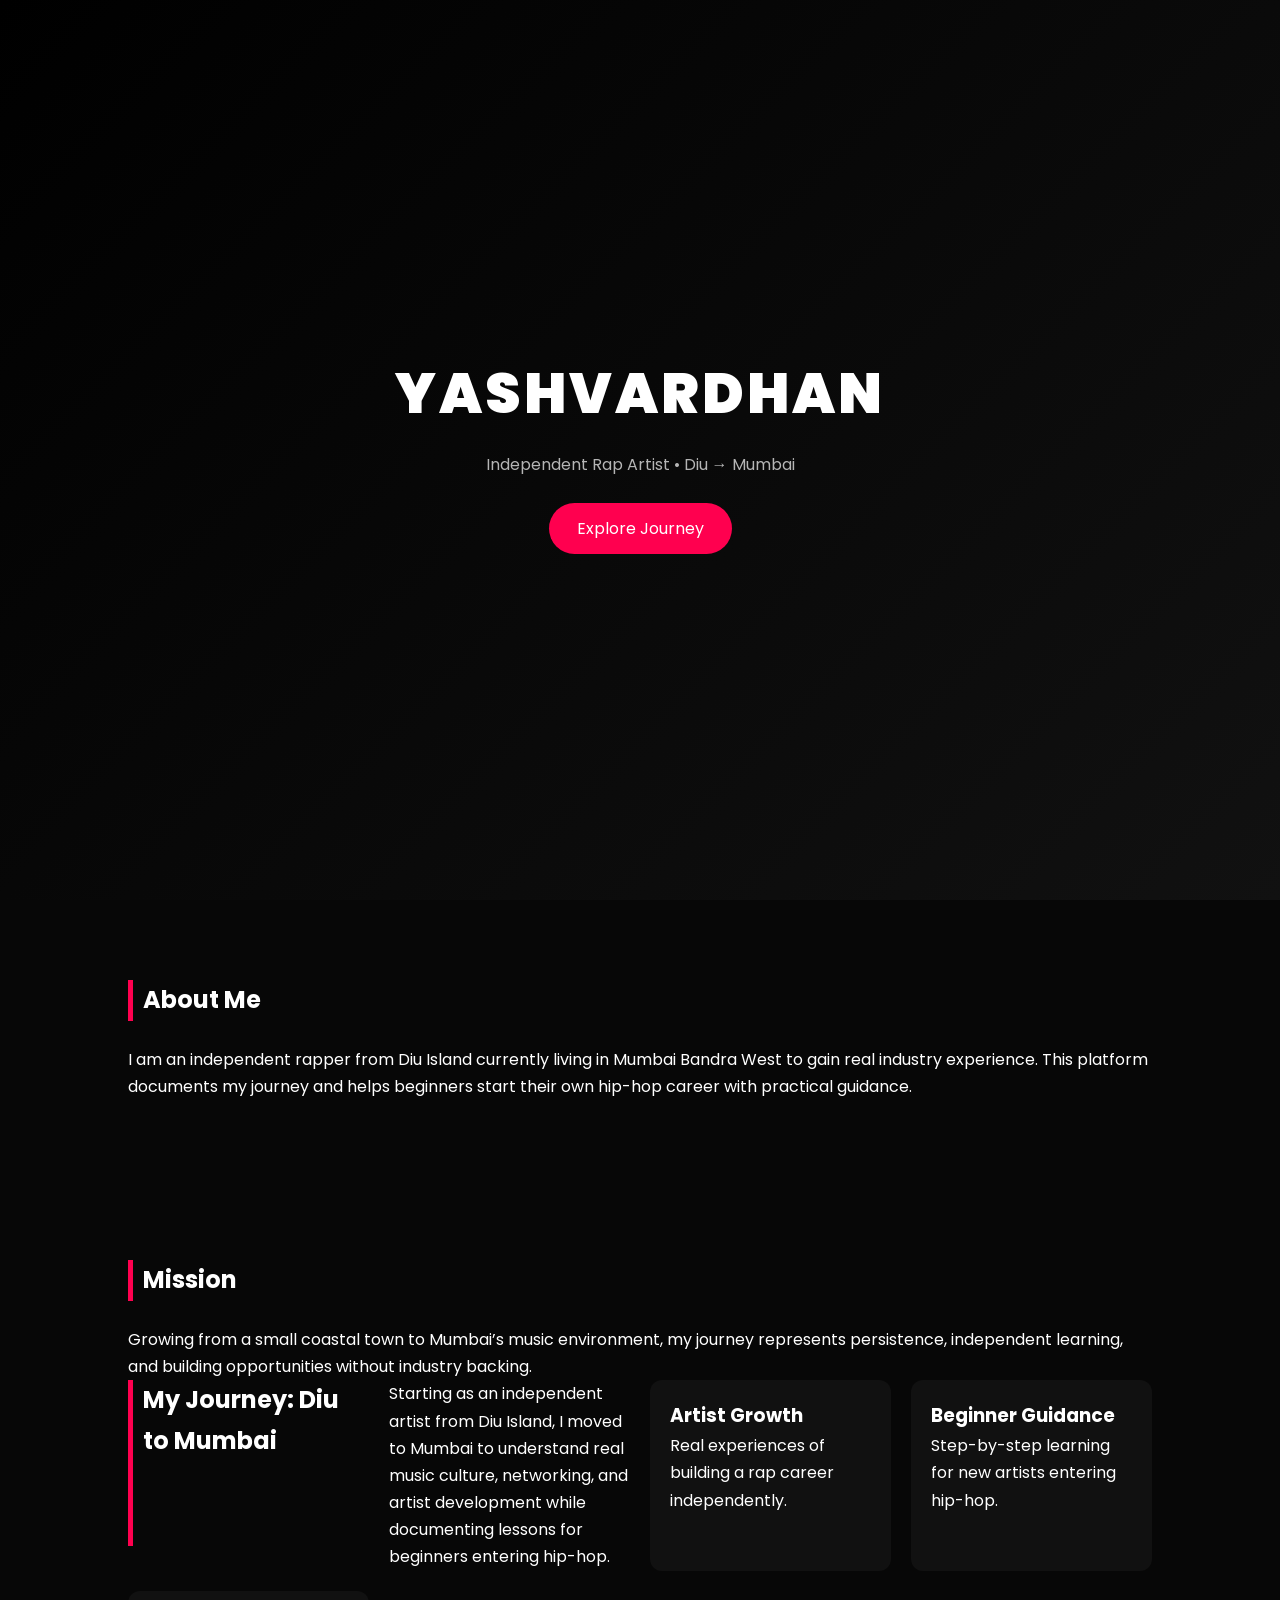
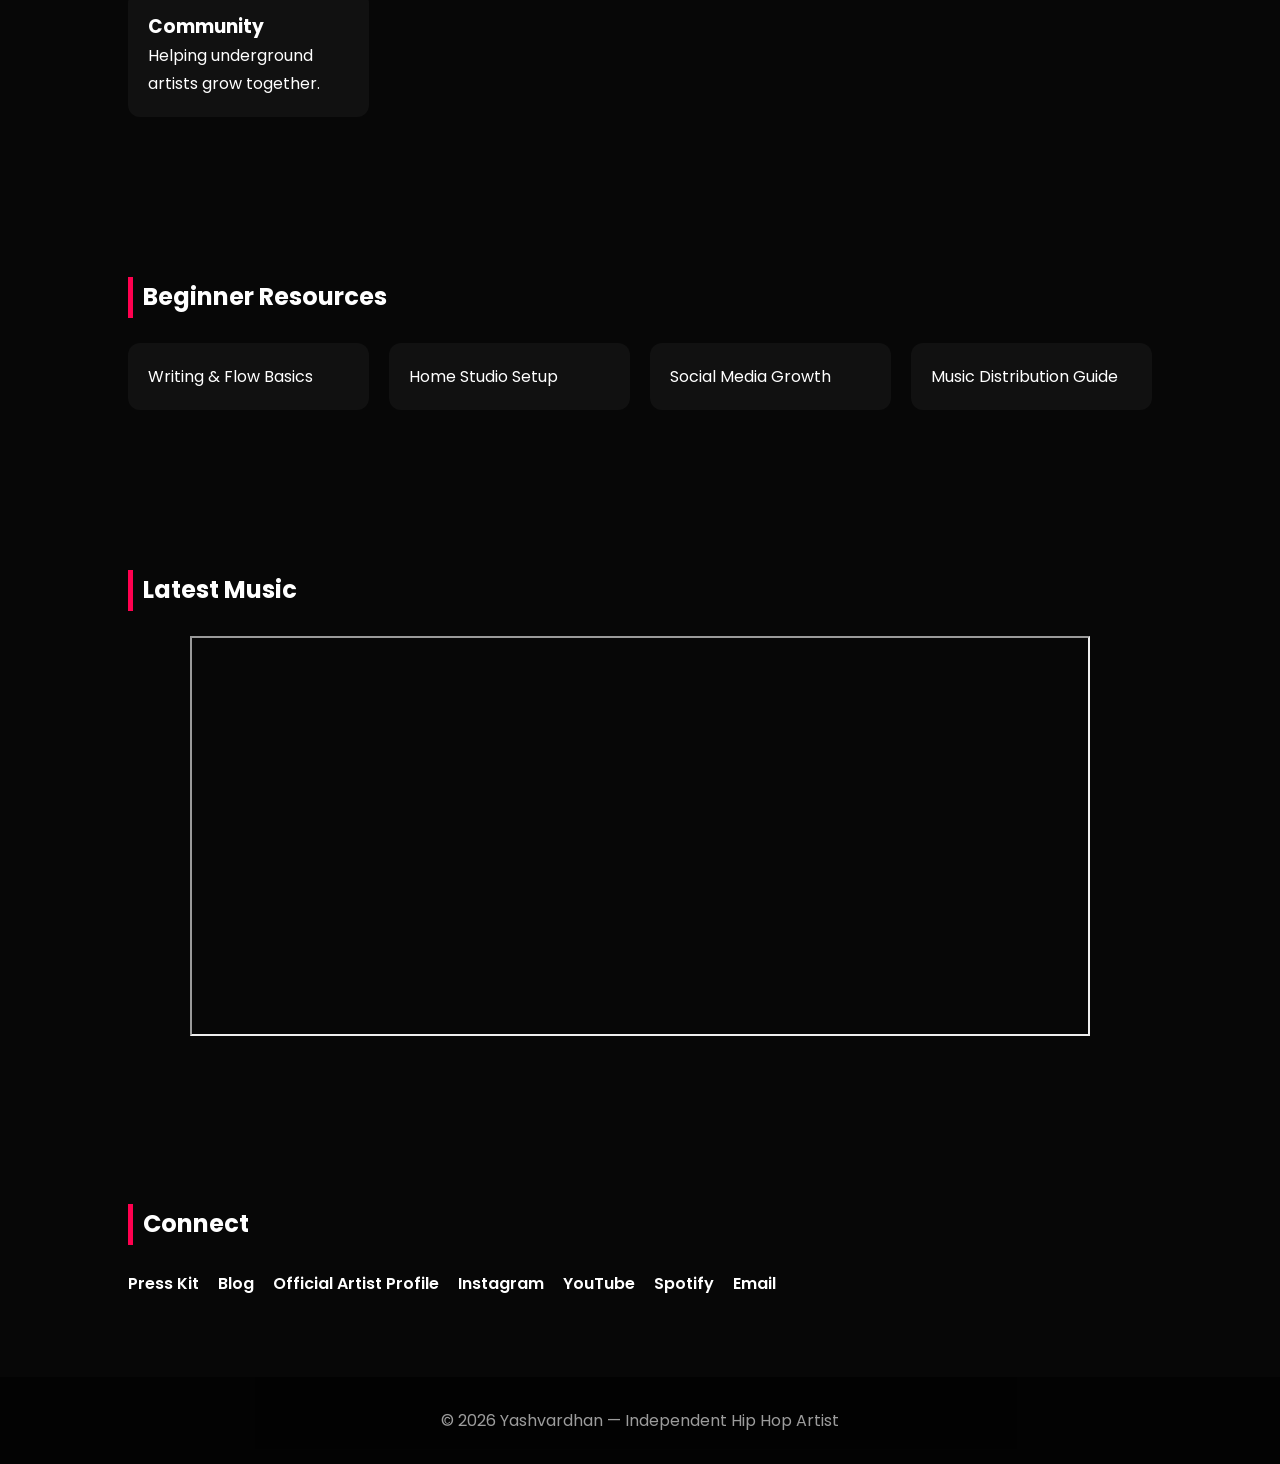
<file: index.html>
<!DOCTYPE html>
<html lang="en">
<head>

<!-- BASIC SEO -->
<meta charset="UTF-8">
<meta name="viewport" content="width=device-width, initial-scale=1.0">

<title>Yashvardhan Bariya | Rap Artist from Diu & Mumbai | Beginner Hip-Hop Artist</title>

<meta name="description"
content="Independent rap artist from Diu Island now based in Mumbai Bandra West. Sharing music journey, rap tutorials, and beginner artist guidance.">

<meta name="keywords"
content="Yashvardhan rapper, Diu rapper, Mumbai hip hop artist, Indian rap artist, beginner rap guide">

<meta name="author" content="Yashvardhan Bariya">

<!-- GOOGLE SOCIAL PREVIEW -->
<meta property="og:title" content="Yashvardhan Bariya | Independent Rap Artist">
<meta property="og:description" content="Music, journey and beginner rap guidance.">
<meta property="og:type" content="website">

<link rel="stylesheet" href="style.css">

<!-- GOOGLE FONT -->
<link href="https://fonts.googleapis.com/css2?family=Poppins:wght@300;500;700;900&display=swap" rel="stylesheet">

<!-- STRUCTURED DATA FOR GOOGLE -->
<script type="application/ld+json">
{
 "@context": "https://schema.org",
 "@type": "MusicGroup",
 "name": "Yashvardhan Bariya",
 "genre": "Hip Hop",
 "description": "Independent rap artist helping beginners learn hip-hop.",
 "address": {
   "@type": "PostalAddress",
   "addressLocality": "Mumbai",
   "addressCountry": "India"
 },
 "sameAs": [
   "https://instagram.com/_yaa.ssshhhh",
   " https://youtu.be/AKd-3Asq60M?si=pKjM8ZSfXqX4wHZ9"
 ]
}
</script>

</head>

<body>

<header>
<h1>YASHVARDHAN</h1>
<p>Independent Rap Artist • Diu → Mumbai</p>
<a href="#about" class="btn">Explore Journey</a>
</header>

<section id="about">
<h2>About Me</h2>
<p>
I am an independent rapper from Diu Island currently living in Mumbai Bandra West
to gain real industry experience. This platform documents my journey and helps
beginners start their own hip-hop career with practical guidance.
</p>
</section>

<section>
<h2>Mission</h2>
<p>Growing from a small coastal town to Mumbai’s music environment,
my journey represents persistence, independent learning, and
building opportunities without industry backing.</p>
<div class="grid">
 <h2>My Journey: Diu to Mumbai</h2>
<p>
Starting as an independent artist from Diu Island, I moved to
Mumbai to understand real music culture, networking, and artist
development while documenting lessons for beginners entering hip-hop.
</p>
<div class="card">
<h3>Artist Growth</h3>
<p>Real experiences of building a rap career independently.</p>
</div>

<div class="card">
<h3>Beginner Guidance</h3>
<p>Step-by-step learning for new artists entering hip-hop.</p>
</div>

<div class="card">
<h3>Community</h3>
<p>Helping underground artists grow together.</p>
</div>
</div>
</section>

<section>
<h2>Beginner Resources</h2>

<div class="grid">
<div class="card">Writing & Flow Basics</div>
<div class="card">Home Studio Setup</div>
<div class="card">Social Media Growth</div>
<div class="card">Music Distribution Guide</div>
</div>

</section>

<section>
<h2>Latest Music</h2>

<div class="video">
<iframe width="100%" height="400"
src="https://www.youtube.com/embed/mc_stan"
allowfullscreen></iframe>
</div>

</section>

<section>
<h2>Connect</h2>

<div class="social">
<a href="presskit.html">Press Kit</a>
<a href="blog.html">Blog</a>
 <a href="artist.html">Official Artist Profile</a>
 <a href="www.instagram.com/_yaa.ssshhhh/">Instagram</a>
<a href="#">YouTube</a>
<a href="#">Spotify</a>
<a href="mailto:yashvardhanbariya27@gmail.com">Email</a>
</div>

</section>

<footer>
<p>© 2026 Yashvardhan — Independent Hip Hop Artist</p>
</footer>

</body>
</html>
</file>
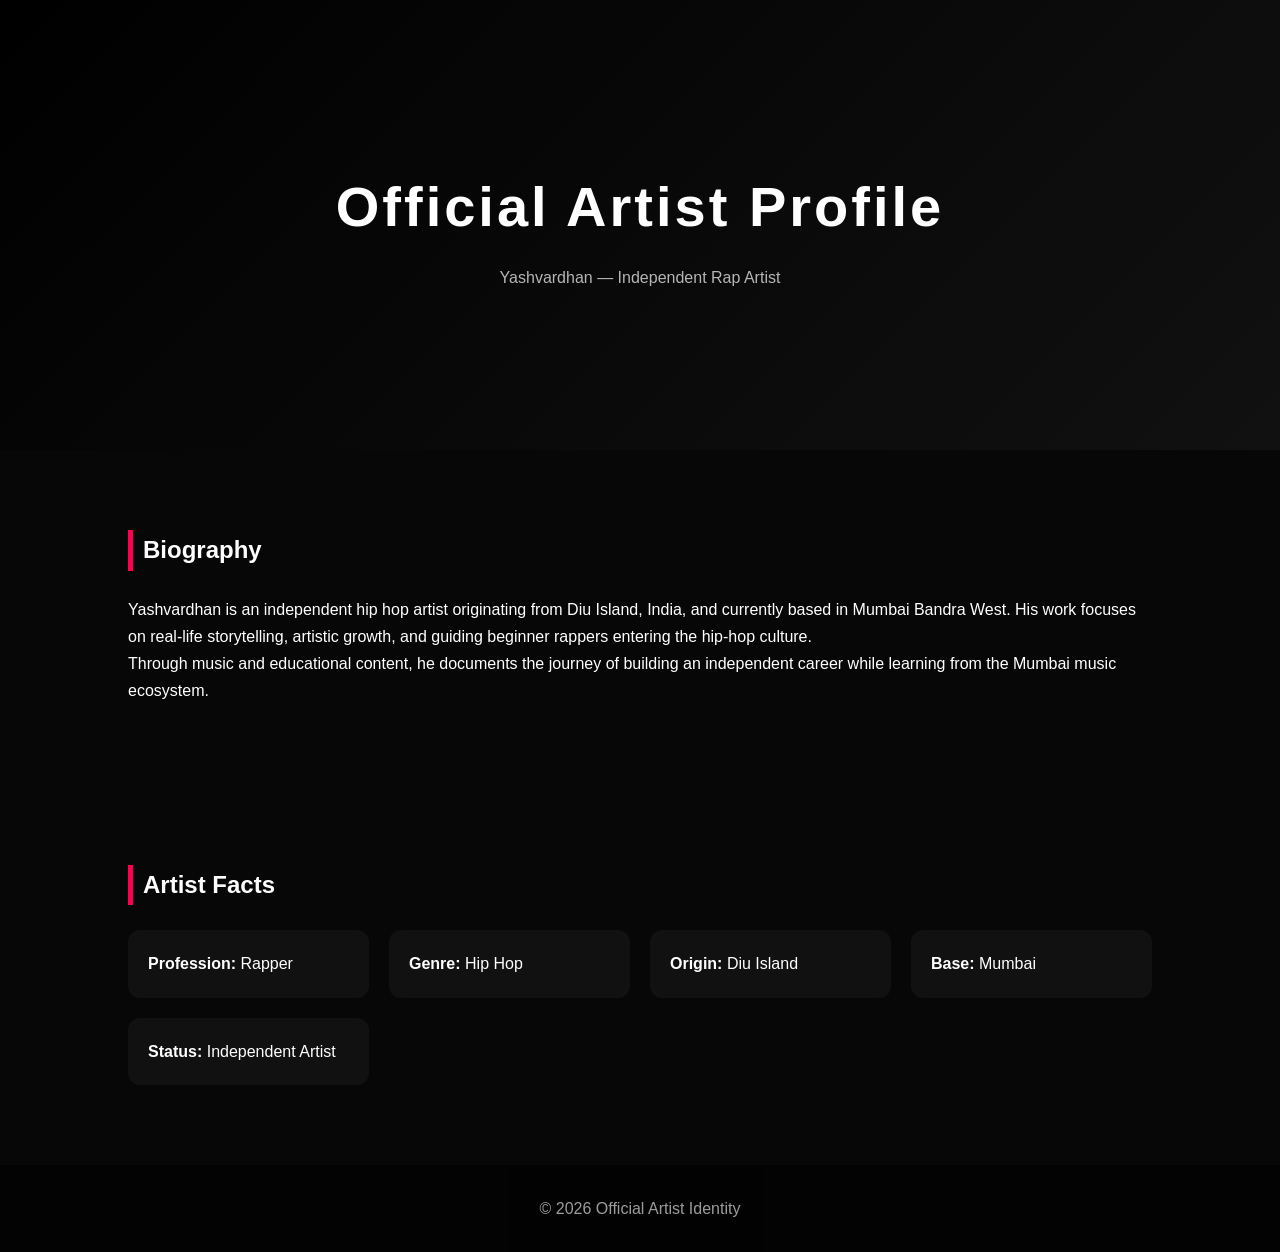
<file: artist.html>
<!DOCTYPE html>
<html lang="en">
<head>

<meta charset="UTF-8">
<meta name="viewport" content="width=device-width, initial-scale=1.0">

<title>Yashvardhan | Official Artist Profile</title>

<meta name="description"
content="Official artist profile of Yashvardhan, independent hip hop artist from Diu Island based in Mumbai, India.">

<link rel="stylesheet" href="style.css">

<!-- GOOGLE KNOWLEDGE PANEL STRUCTURED DATA -->
<script type="application/ld+json">
{
"@context":"https://schema.org",
"@type":"Person",
"name":"Yashvardhan",
"alternateName":"Yashvardhan Rapper","Diu Rapper",
"jobTitle":"Rapper",
"description":"Independent hip hop artist from Diu Island currently based in Mumbai helping beginner artists grow.",
"url":"https://theycallmestan.github.io/Yashvardhan-Diu-Rapper-.github.io/",
"sameAs":[
"https://instagram.com/_yaa.ssshhhh",
"https://youtube.com/@yourchannel",
"https://open.spotify.com/artist/YOURID"
],
"address":{
"@type":"PostalAddress",
"addressLocality":"Mumbai",
"addressCountry":"India"
}
}
</script>

</head>

<body>

<header class="press-header">
<h1>Official Artist Profile</h1>
<p>Yashvardhan — Independent Rap Artist</p>
</header>

<section>

<h2>Biography</h2>

<p>
Yashvardhan is an independent hip hop artist originating from Diu Island,
India, and currently based in Mumbai Bandra West. His work focuses on
real-life storytelling, artistic growth, and guiding beginner rappers
entering the hip-hop culture.
</p>

<p>
Through music and educational content, he documents the journey of building
an independent career while learning from the Mumbai music ecosystem.
</p>

</section>

<section>

<h2>Artist Facts</h2>

<div class="grid">
<div class="card"><strong>Profession:</strong> Rapper</div>
<div class="card"><strong>Genre:</strong> Hip Hop</div>
<div class="card"><strong>Origin:</strong> Diu Island</div>
<div class="card"><strong>Base:</strong> Mumbai</div>
<div class="card"><strong>Status:</strong> Independent Artist</div>
</div>

</section>

<footer>
<p>© 2026 Official Artist Identity</p>
</footer>

</body>
</html>
</file>
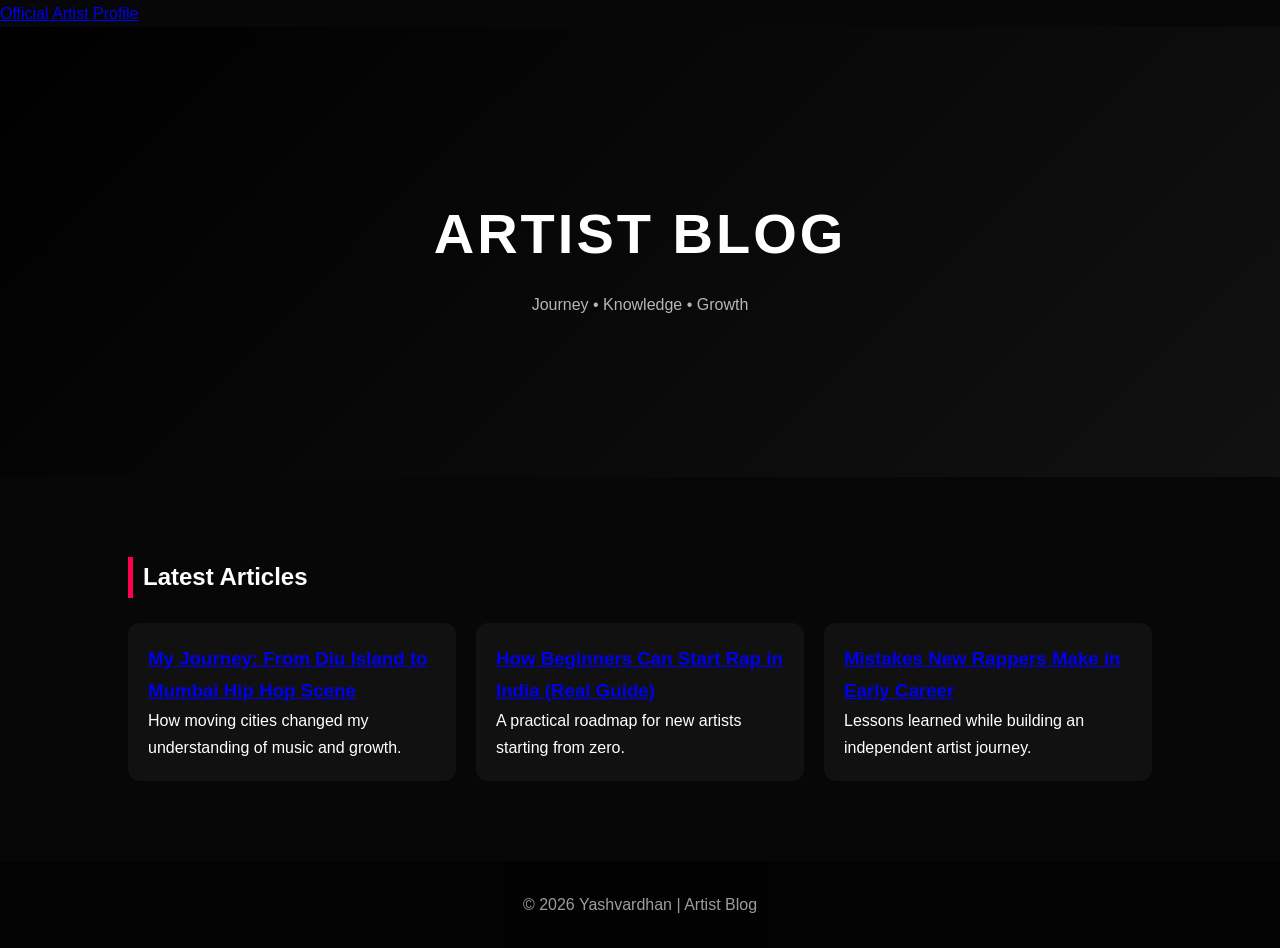
<file: blog.html>
<!DOCTYPE html>
<html lang="en">
<head>
<a href="artist.html">Official Artist Profile</a>
<meta charset="UTF-8">
<meta name="viewport" content="width=device-width, initial-scale=1.0">

<title>Blog | Yashvardhan Rap Journey & Beginner Hip Hop Guide</title>

<meta name="description"
content="Official blog of rapper Yashvardhan sharing hip hop journey from Diu to Mumbai, beginner rap tips, and artist growth strategies.">

<link rel="stylesheet" href="style.css">

</head>

<body>

<header class="press-header">
<h1>ARTIST BLOG</h1>
<p>Journey • Knowledge • Growth</p>
</header>

<section>

<h2>Latest Articles</h2>

<div class="grid">

<div class="card">
<h3><a href="post1.html">My Journey: From Diu Island to Mumbai Hip Hop Scene</a></h3>
<p>How moving cities changed my understanding of music and growth.</p>
</div>

<div class="card">
<h3><a href="post2.html">How Beginners Can Start Rap in India (Real Guide)</a></h3>
<p>A practical roadmap for new artists starting from zero.</p>
</div>

<div class="card">
<h3><a href="post3.html">Mistakes New Rappers Make in Early Career</a></h3>
<p>Lessons learned while building an independent artist journey.</p>
</div>

</div>

</section>

<footer>
<p>© 2026 Yashvardhan | Artist Blog</p>
</footer>

</body>
</html>
</file>
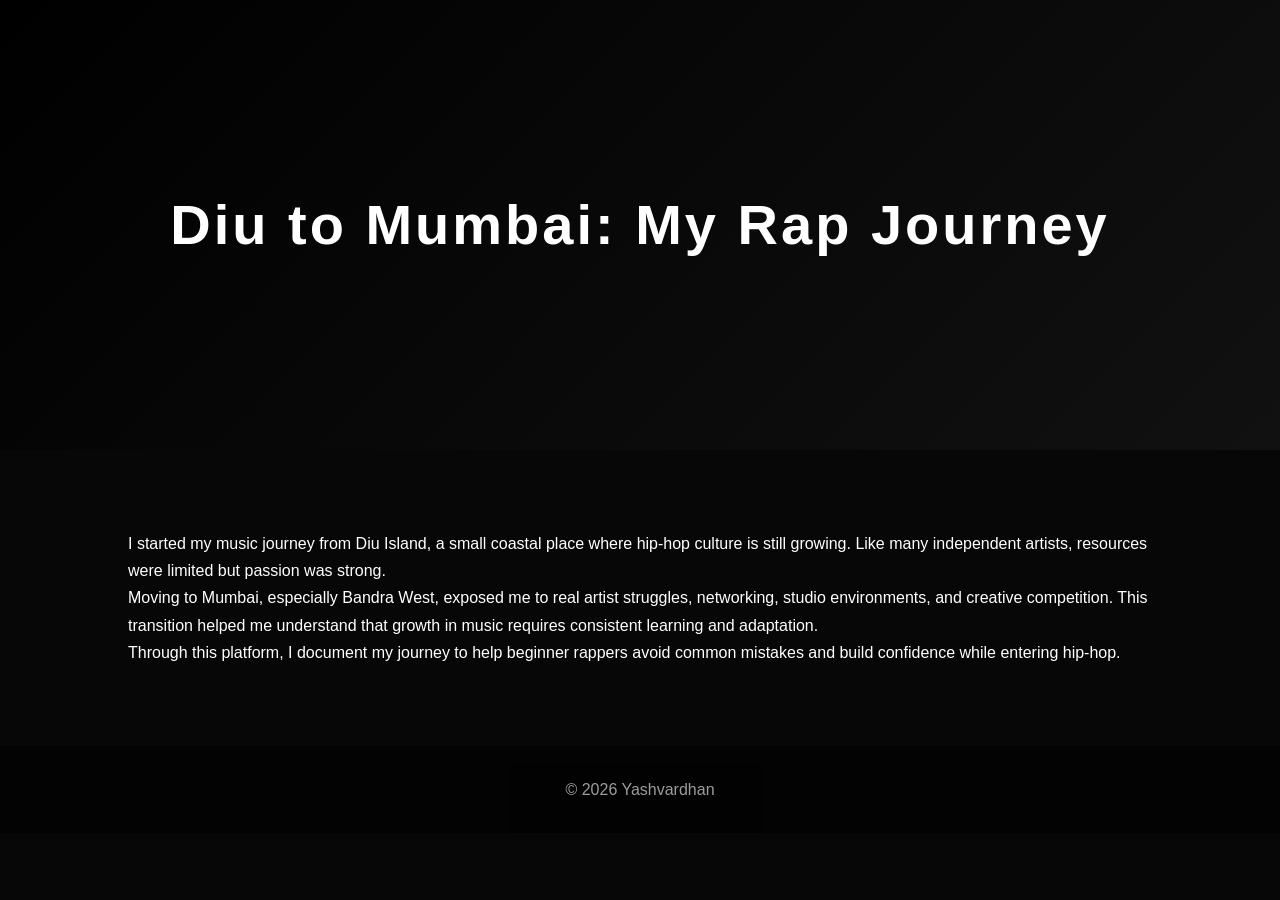
<file: post1.html>
<!DOCTYPE html>
<html lang="en">
<head>

<meta charset="UTF-8">
<meta name="viewport" content="width=device-width, initial-scale=1.0">

<title>From Diu Island to Mumbai | Rap Journey of Yashvardhan</title>

<meta name="description"
content="Story of independent rapper Yashvardhan moving from Diu Island to Mumbai to build a career in hip hop.">

<link rel="stylesheet" href="style.css">

</head>

<body>

<header class="press-header">
<h1>Diu to Mumbai: My Rap Journey</h1>
</header>

<section>

<p>
I started my music journey from Diu Island, a small coastal place where
hip-hop culture is still growing. Like many independent artists,
resources were limited but passion was strong.
</p>

<p>
Moving to Mumbai, especially Bandra West, exposed me to real artist
struggles, networking, studio environments, and creative competition.
This transition helped me understand that growth in music requires
consistent learning and adaptation.
</p>

<p>
Through this platform, I document my journey to help beginner rappers
avoid common mistakes and build confidence while entering hip-hop.
</p>

</section>

<footer>
<p>© 2026 Yashvardhan</p>
</footer>

</body>
</html>
</file>
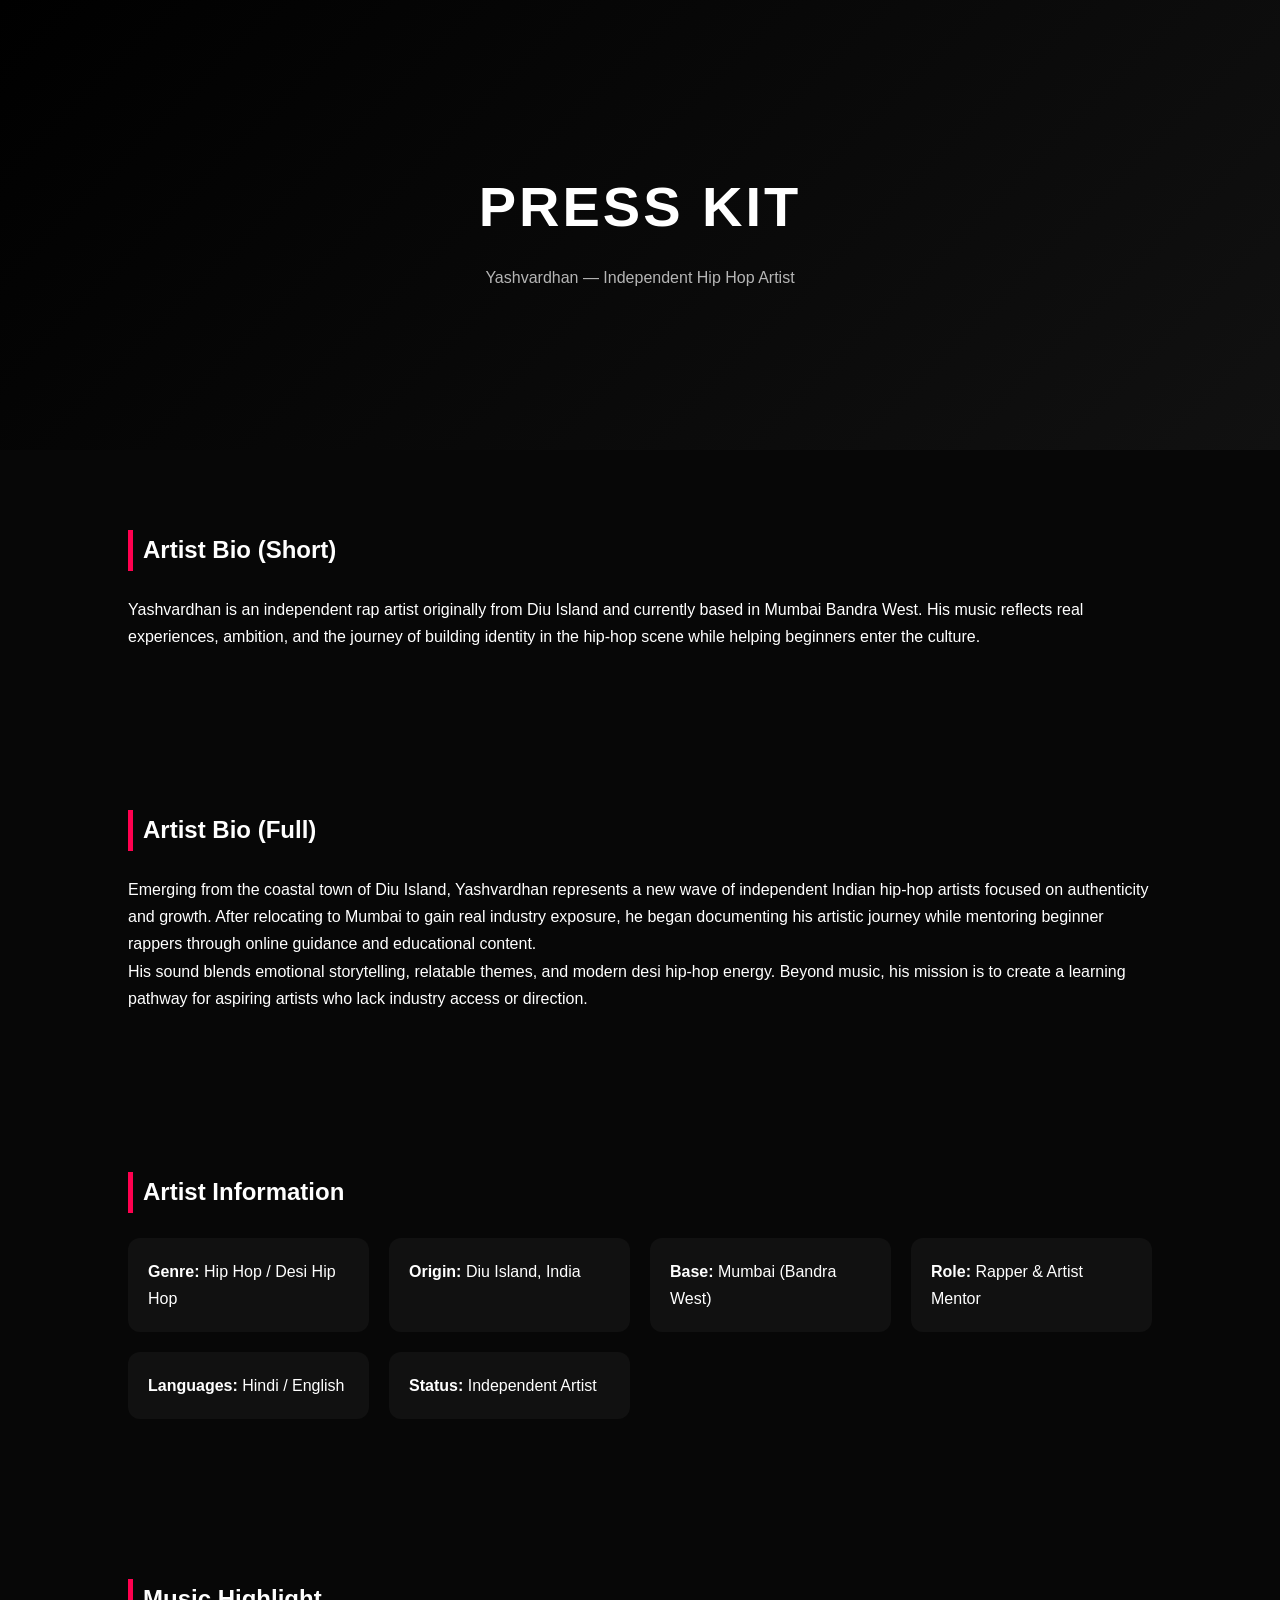
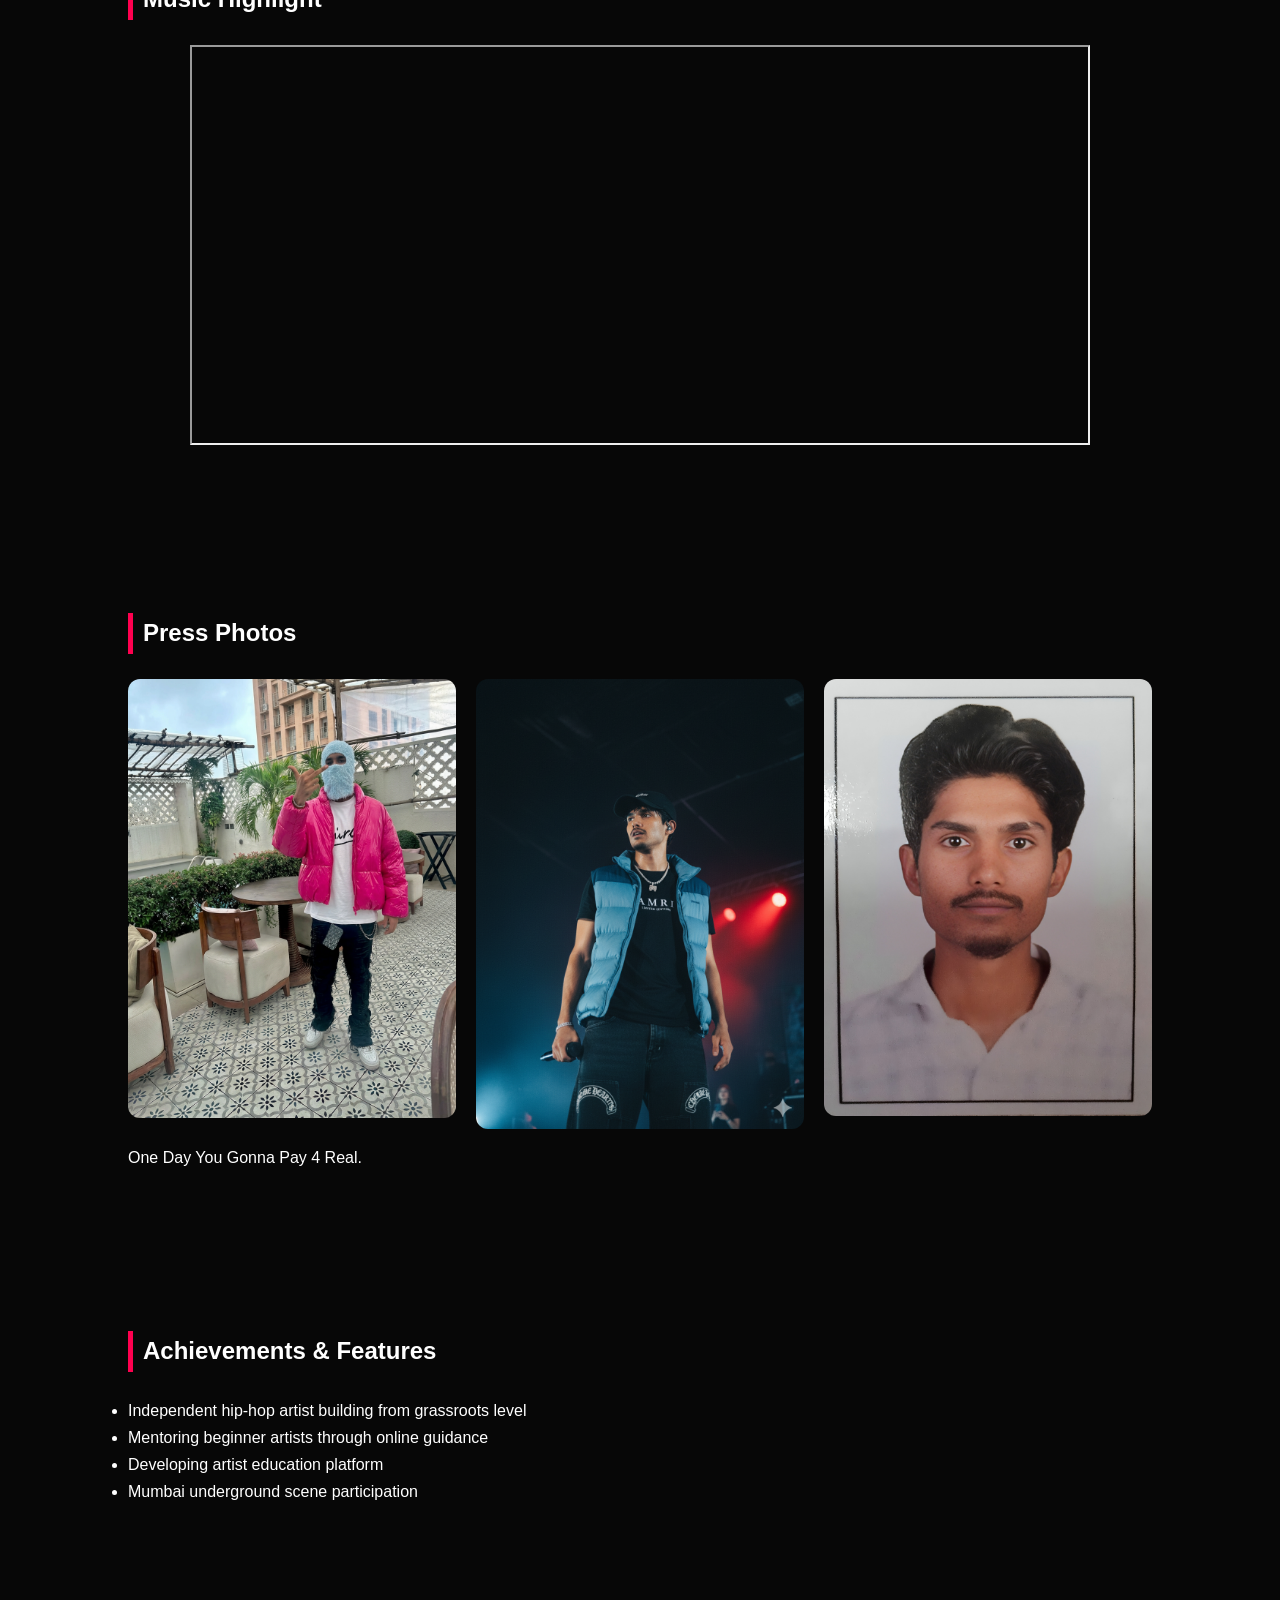
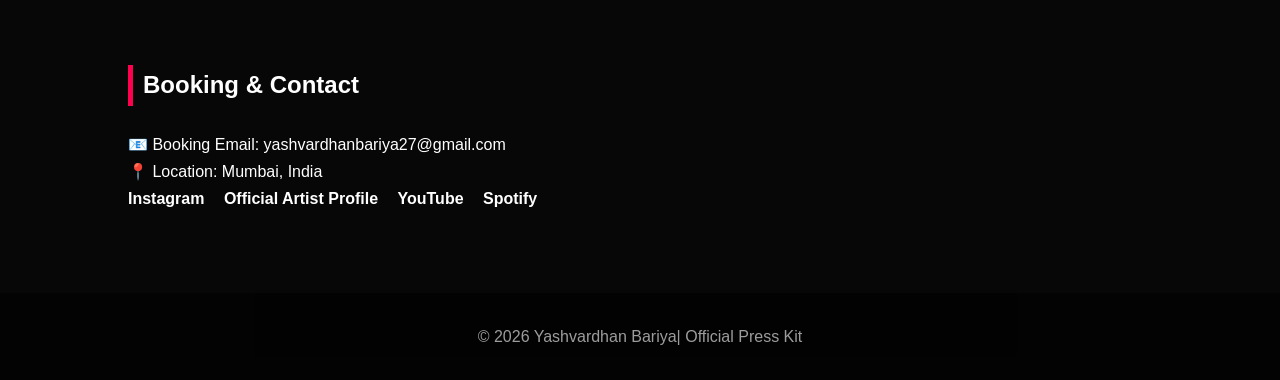
<file: presskit.html>
<!DOCTYPE html>
<html lang="en">
<head>

<meta charset="UTF-8">
<meta name="viewport" content="width=device-width, initial-scale=1.0">

<title>Press Kit | Yashvardhan – Independent Rap Artist From Diu</title>

<meta name="description" content="Official press kit of Yashvardhan, independent hip hop artist from Diu Island based in Mumbai. Media bio, music, photos and booking contact.">

<link rel="stylesheet" href="style.css">

<!-- GOOGLE ARTIST STRUCTURED DATA -->
<script type="application/ld+json">
{
 "@context":"https://schema.org",
 "@type":"MusicGroup",
 "name":"Yashvardhan Bariya",
 "genre":"Hip Hop",
 "foundingLocation":"Diu Island, India",
 "description":"Independent rapper helping beginner artists grow in hip hop.",
 "url":"https://https://theycallmestan.github.io/Yashvardhan-Diu-Rapper-.github.io/presskit.html"
}
</script>

</head>

<body>

<header class="press-header">
<h1>PRESS KIT</h1>
<p>Yashvardhan — Independent Hip Hop Artist</p>
</header>

<section>
<h2>Artist Bio (Short)</h2>

<p>
Yashvardhan is an independent rap artist originally from Diu Island and currently
based in Mumbai Bandra West. His music reflects real experiences, ambition,
and the journey of building identity in the hip-hop scene while helping beginners
enter the culture.
</p>

</section>

<section>
<h2>Artist Bio (Full)</h2>

<p>
Emerging from the coastal town of Diu Island, Yashvardhan represents a new wave
of independent Indian hip-hop artists focused on authenticity and growth.
After relocating to Mumbai to gain real industry exposure, he began documenting
his artistic journey while mentoring beginner rappers through online guidance
and educational content.
</p>

<p>
His sound blends emotional storytelling, relatable themes, and modern desi hip-hop
energy. Beyond music, his mission is to create a learning pathway for aspiring
artists who lack industry access or direction.
</p>

</section>

<section>
<h2>Artist Information</h2>

<div class="grid">

<div class="card"><strong>Genre:</strong> Hip Hop / Desi Hip Hop</div>
<div class="card"><strong>Origin:</strong> Diu Island, India</div>
<div class="card"><strong>Base:</strong> Mumbai (Bandra West)</div>
<div class="card"><strong>Role:</strong> Rapper & Artist Mentor</div>
<div class="card"><strong>Languages:</strong> Hindi / English</div>
<div class="card"><strong>Status:</strong> Independent Artist</div>

</div>

</section>

<section>
<h2>Music Highlight</h2>

<div class="video">
<iframe width="100%" height="400"
src="https://youtu.be/AKd-3Asq60M?si=pKjM8ZSfXqX4wHZ9"
allowfullscreen></iframe>
</div>

</section>

<section>
<h2>Press Photos</h2>

<div class="grid">

<img src="1772446648740.png" class="press-img">
<img src="Gemini_Generated_Image_ugffnmugffnmugff.png" class="press-img">
<img src="IMG_20240419_112434(1).jpg" class="press-img">

</div>

<p style="margin-top:15px;">
One Day You Gonna Pay 4 Real. 
</p>

</section>

<section>
<h2>Achievements & Features</h2>

<ul>
<li>Independent hip-hop artist building from grassroots level</li>
<li>Mentoring beginner artists through online guidance</li>
<li>Developing artist education platform</li>
<li>Mumbai underground scene participation</li>
</ul>

</section>

<section>
<h2>Booking & Contact</h2>

<p>
📧 Booking Email: yashvardhanbariya27@gmail.com<br>
📍 Location: Mumbai, India
</p>

<div class="social">
<a href="www.instagram.com/_yaa.ssshhhh/">Instagram</a>
<a href="artist.html">Official Artist Profile</a>
 <a href="https://youtu.be/AKd-3Asq60M?si=pKjM8ZSfXqX4wHZ9">YouTube</a>
<a href="#">Spotify</a>
</div>

</section>

<footer>
<p>© 2026 Yashvardhan Bariya| Official Press Kit</p>
</footer>

</body>
</html>
</file>
<file: style.css>
*{
margin:0;
padding:0;
box-sizing:border-box;
font-family:'Poppins',sans-serif;
}

body{
background:#070707;
color:#fff;
line-height:1.7;
}

header{
height:100vh;
display:flex;
flex-direction:column;
justify-content:center;
align-items:center;
text-align:center;
background:linear-gradient(135deg,#000,#111);
}

header h1{
font-size:3.5rem;
font-weight:900;
letter-spacing:3px;
}

header p{
opacity:.7;
margin-top:10px;
}

.btn{
margin-top:25px;
padding:12px 28px;
background:#ff004f;
color:white;
text-decoration:none;
border-radius:30px;
transition:.3s;
}

.btn:hover{
transform:scale(1.1);
}

section{
padding:80px 10%;
}

h2{
margin-bottom:25px;
border-left:5px solid #ff004f;
padding-left:10px;
}

.grid{
display:grid;
grid-template-columns:repeat(auto-fit,minmax(220px,1fr));
gap:20px;
}

.card{
background:#111;
padding:20px;
border-radius:12px;
transition:.3s;
}

.card:hover{
transform:translateY(-6px);
}

.video{
max-width:900px;
margin:auto;
}

.social a{
margin-right:15px;
text-decoration:none;
color:#fff;
font-weight:600;
}

footer{
text-align:center;
padding:30px;
background:#000;
opacity:.6;
}

@media(max-width:768px){
header h1{
font-size:2.3rem;
}
}
.press-header{
height:50vh;
display:flex;
flex-direction:column;
justify-content:center;
align-items:center;
text-align:center;
background:linear-gradient(135deg,#000,#111);
}

.press-img{
width:100%;
border-radius:12px;
  }
</file>
